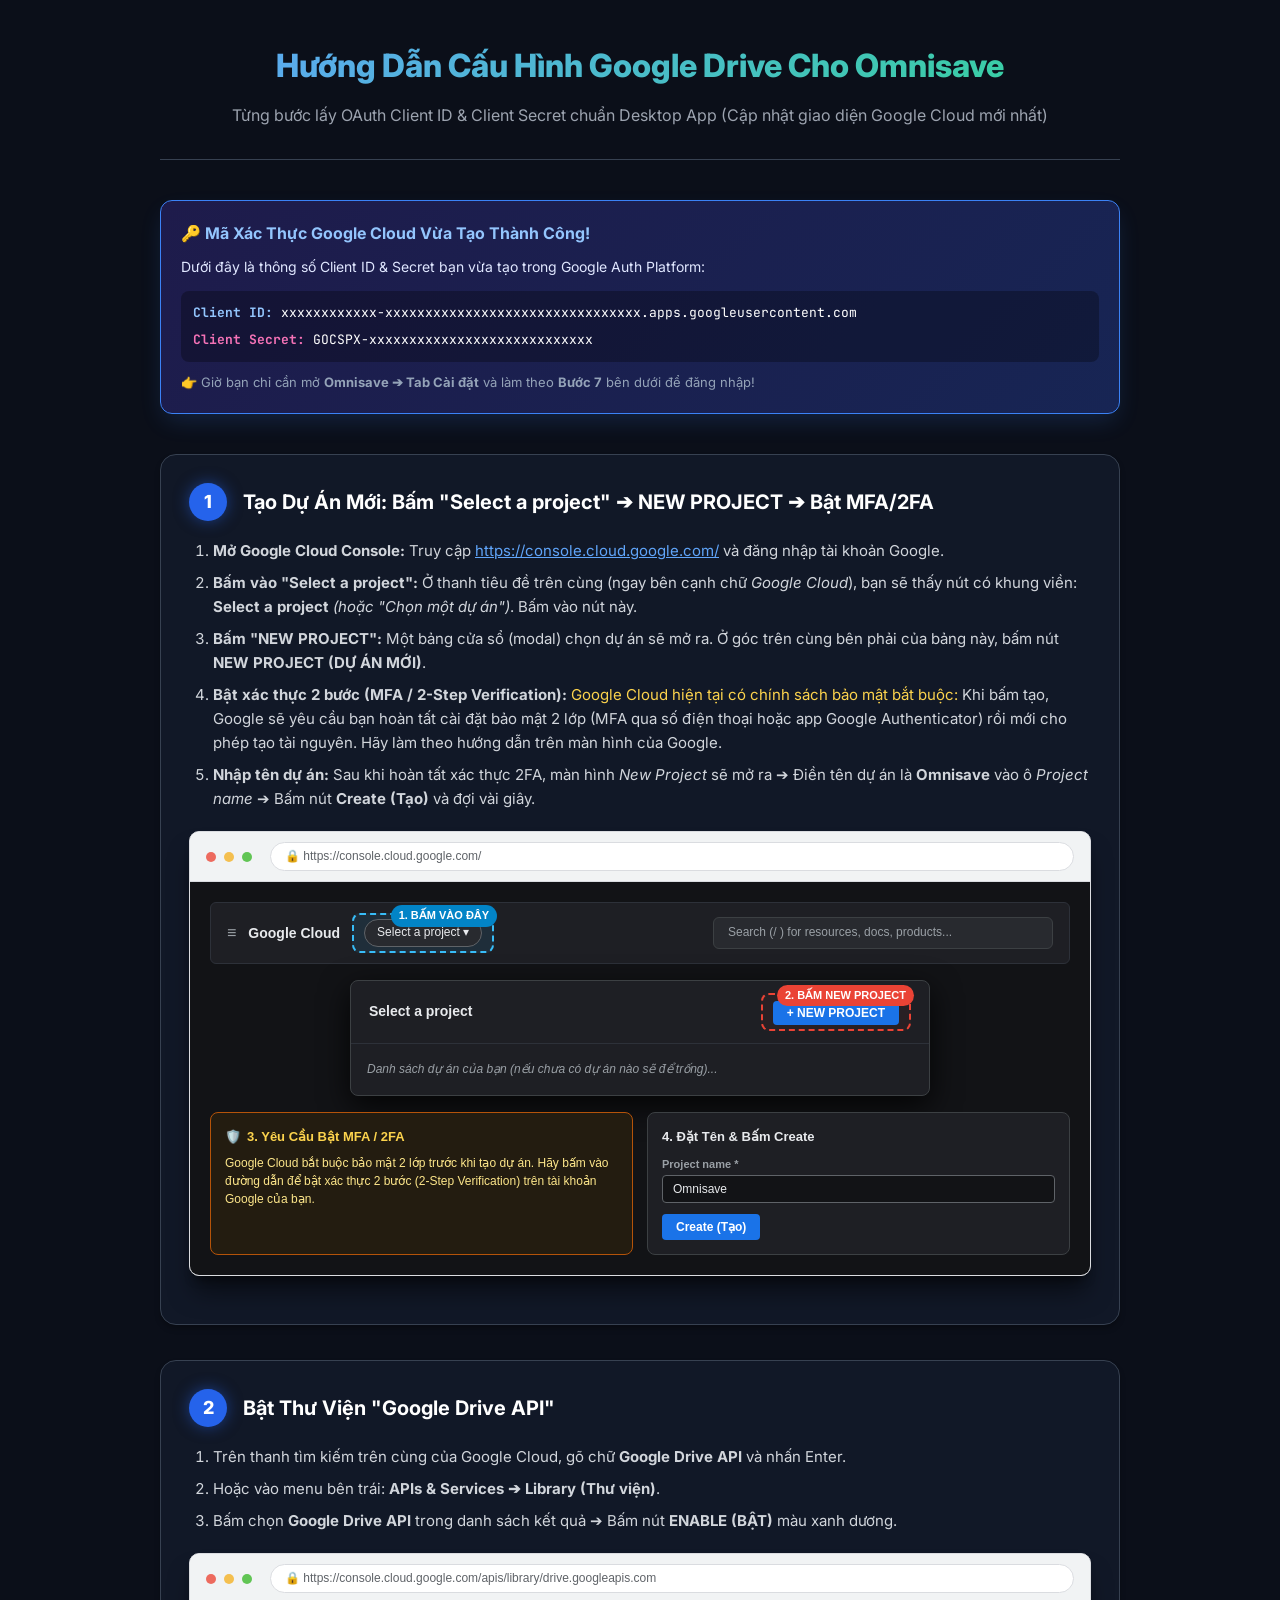
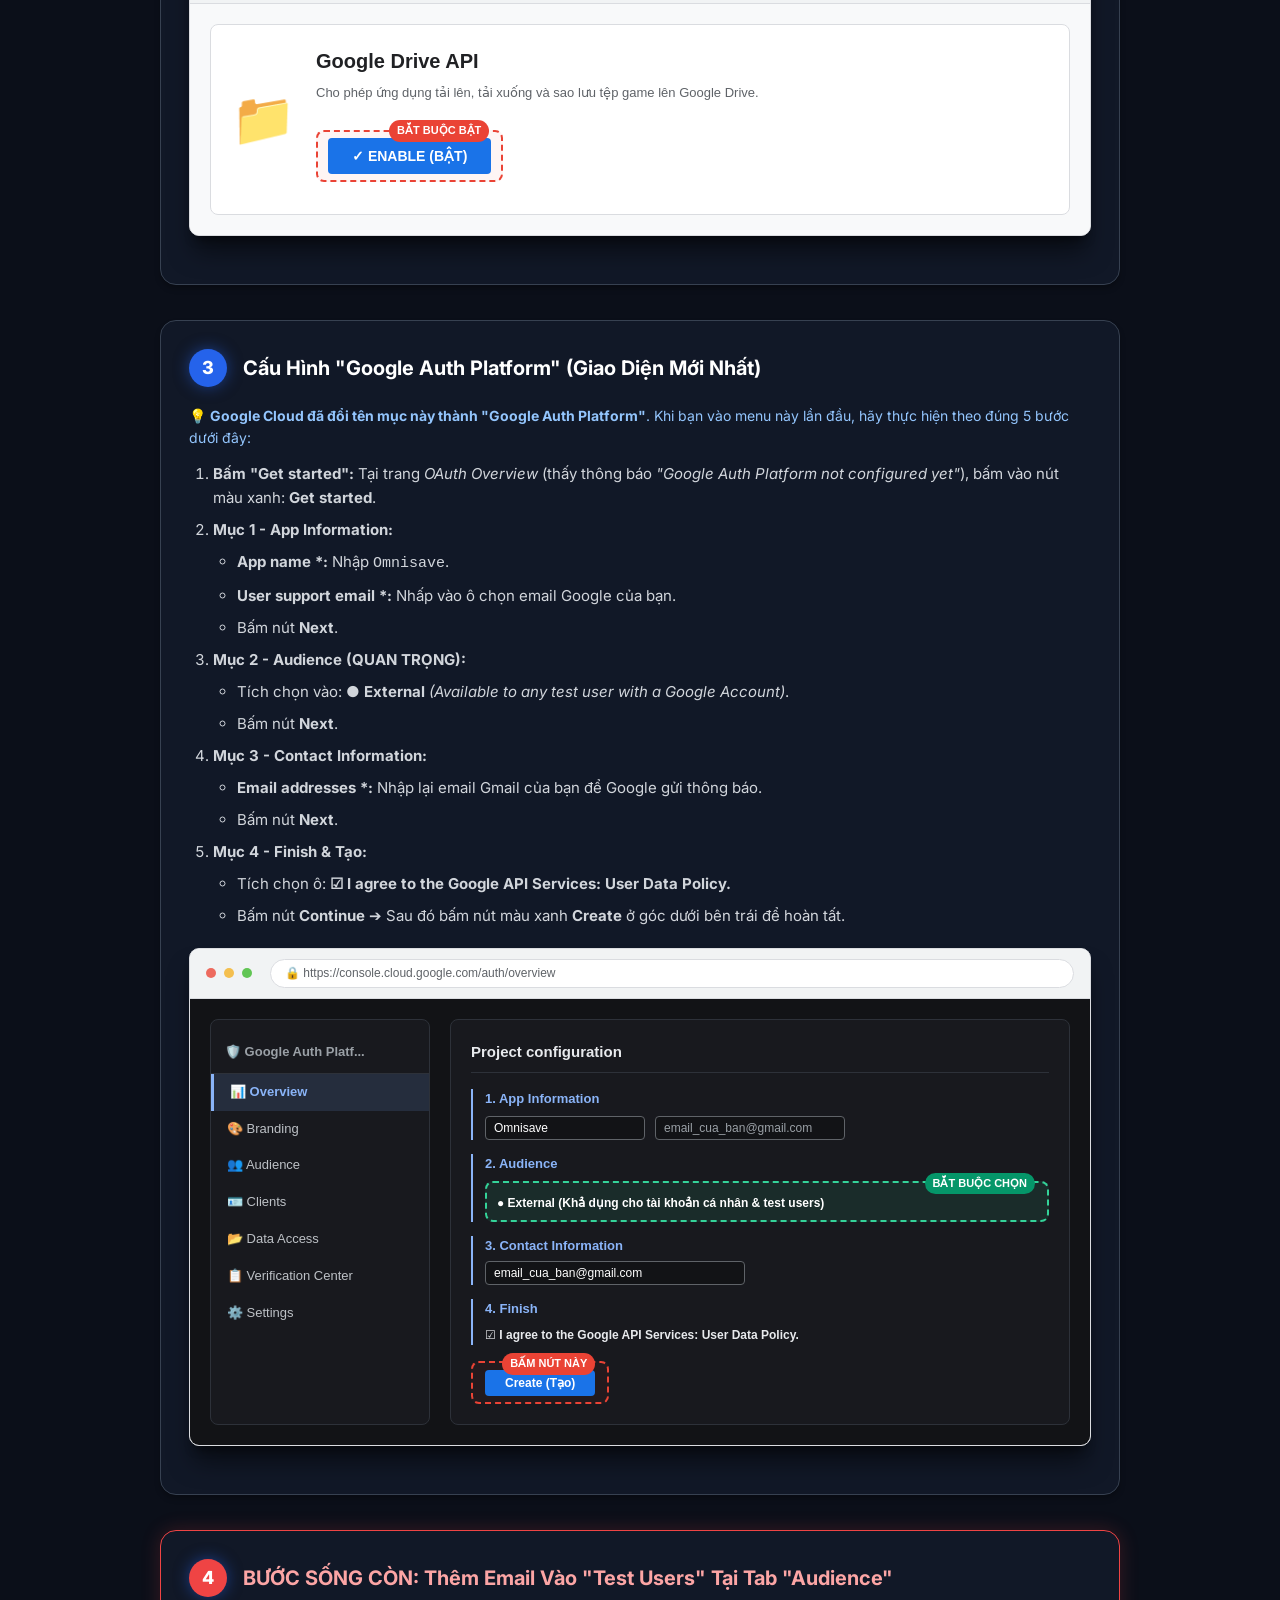
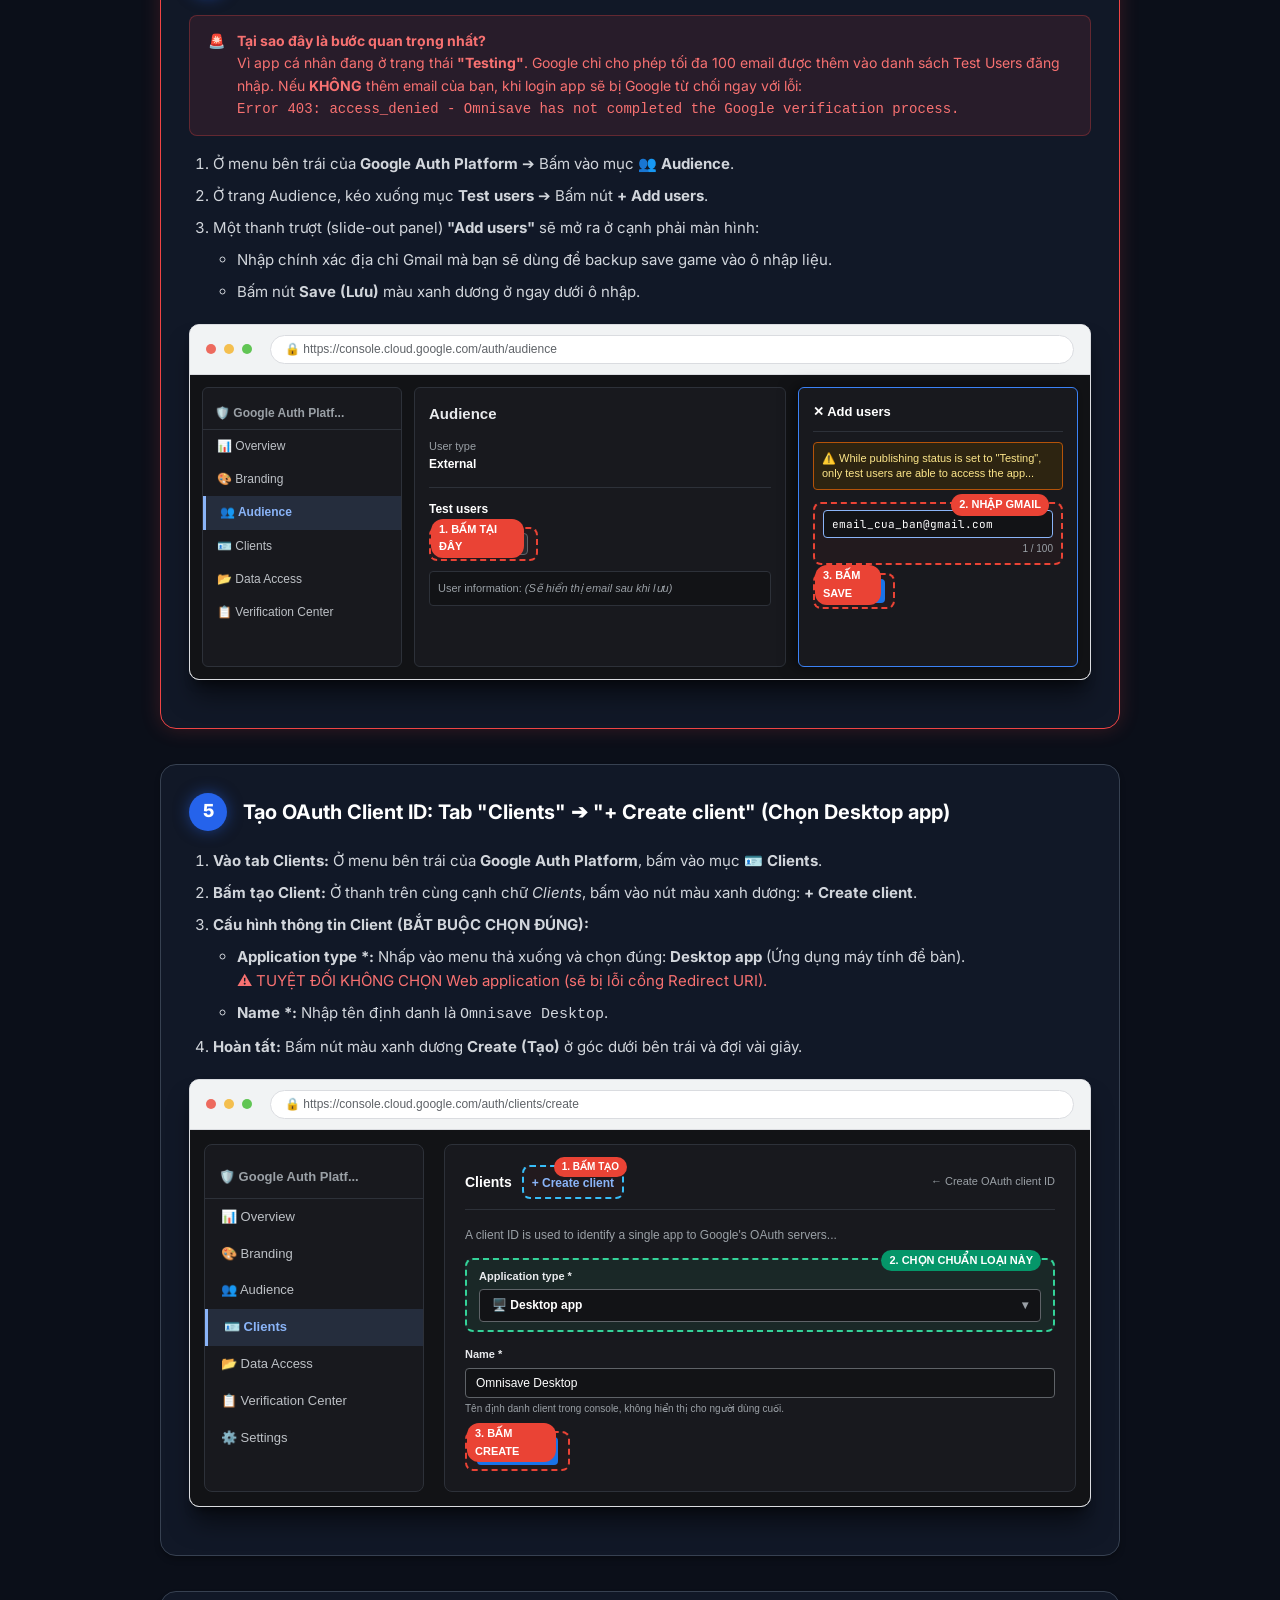
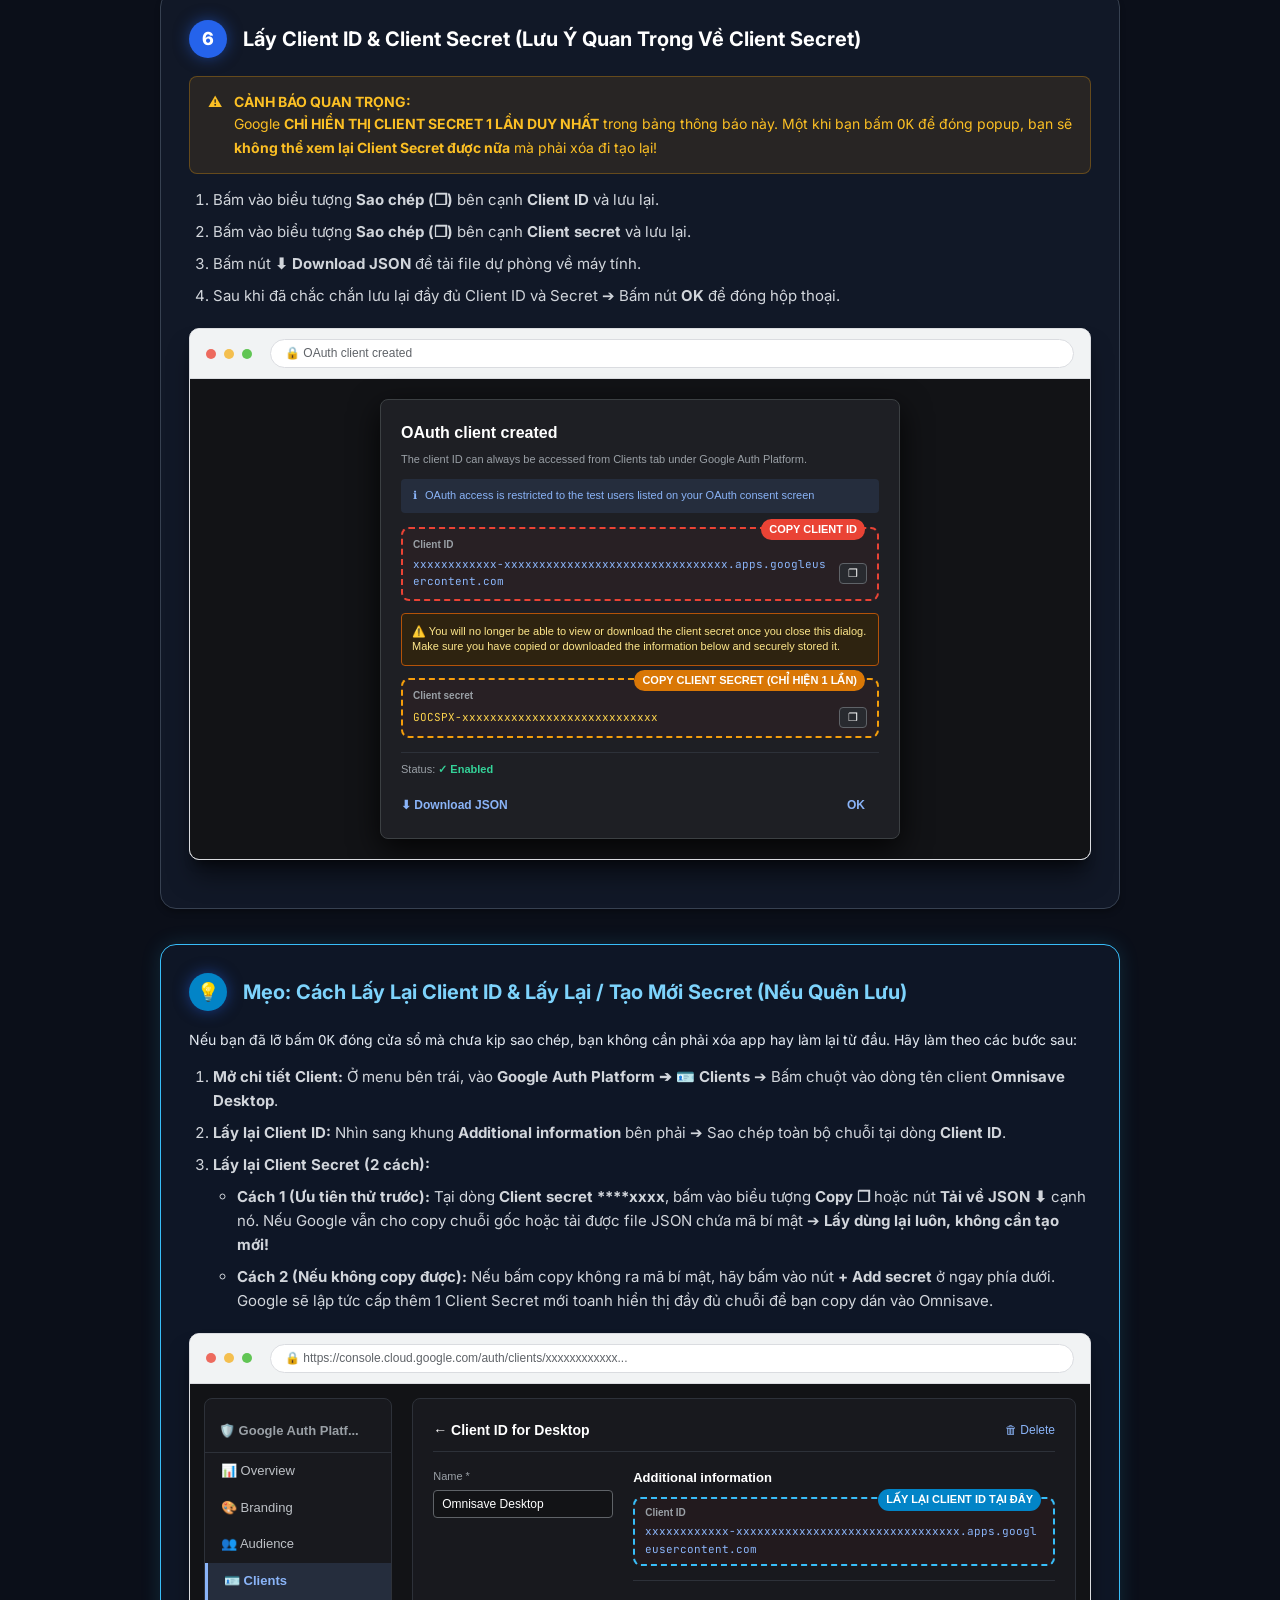
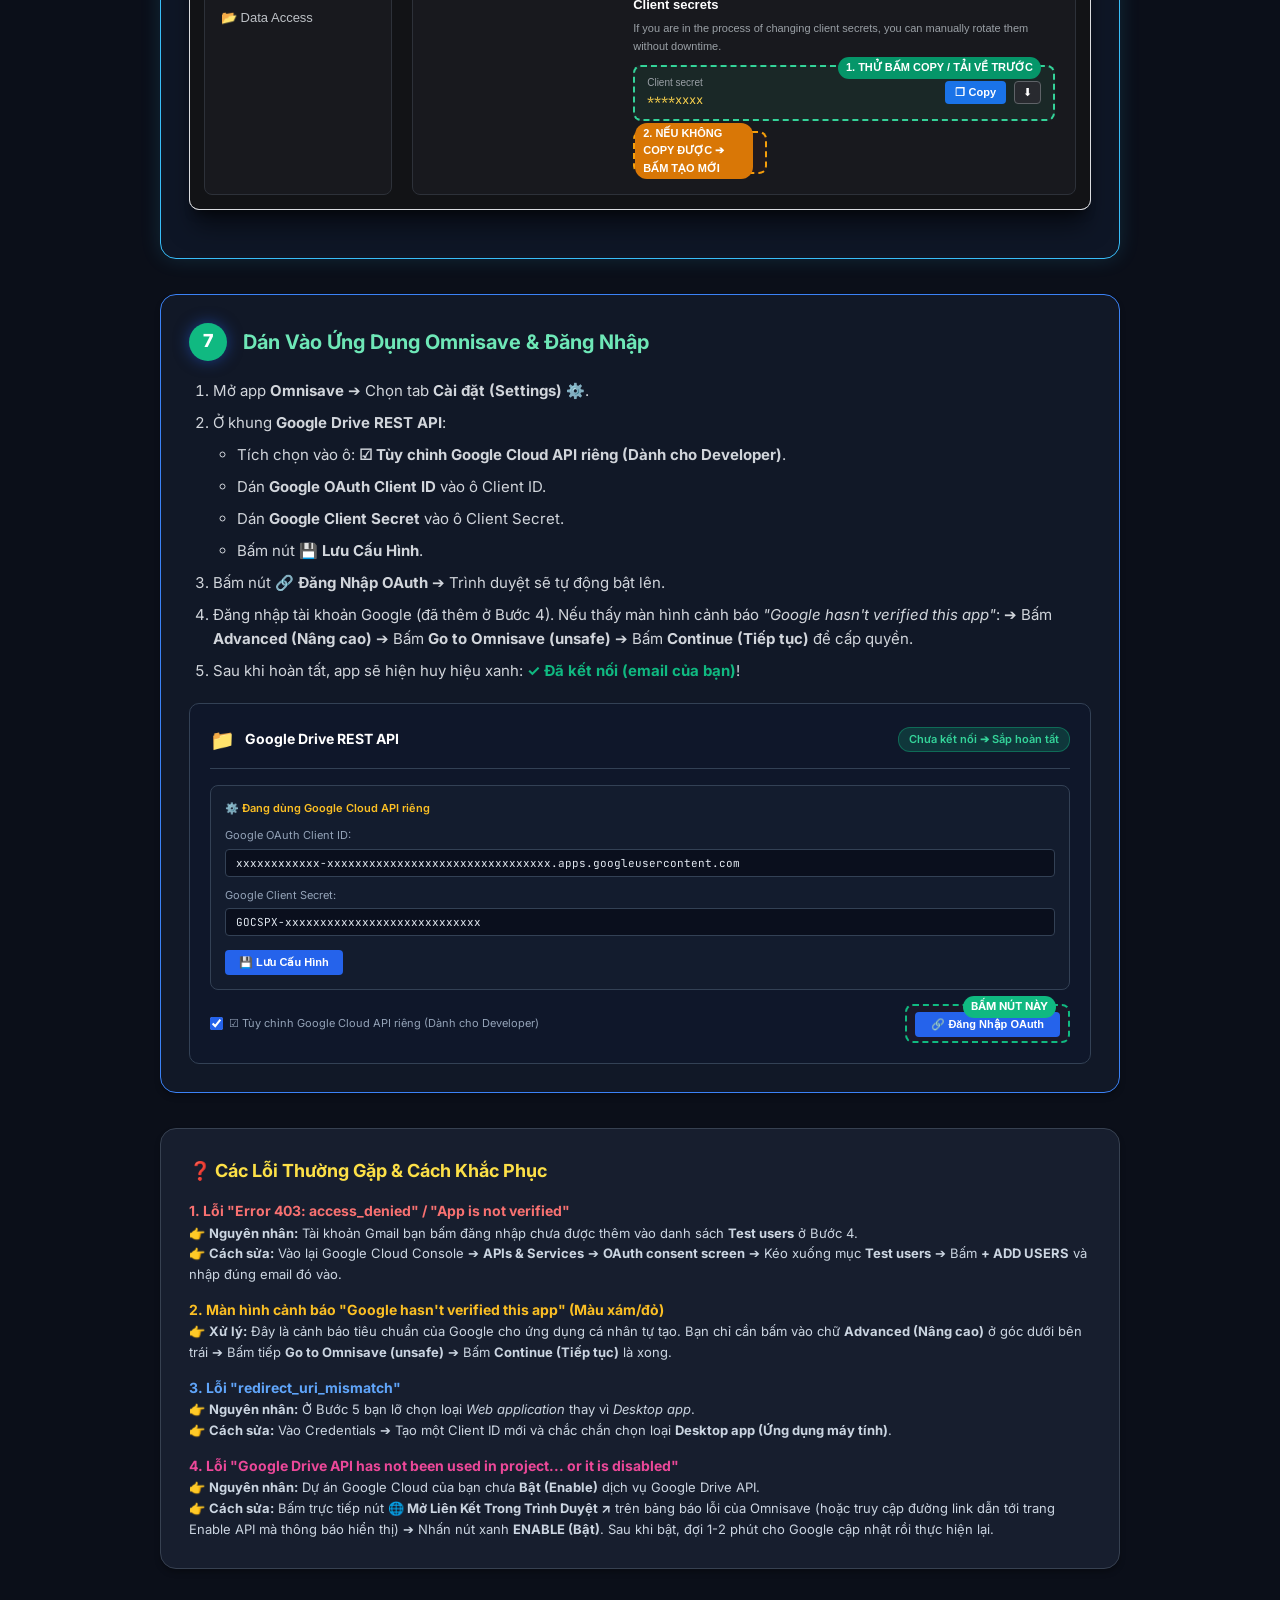
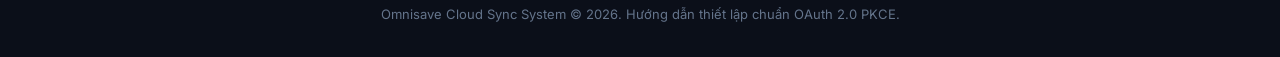
<file: GoogleDrive_Setup_Guide.html>
<!DOCTYPE html>
<html lang="vi">
<head>
    <meta charset="UTF-8">
    <meta name="viewport" content="width=device-width, initial-scale=1.0">
    <title>Hướng Dẫn Cấu Hình Google Drive Cho Omnisave (A - Z)</title>
    <link href="https://fonts.googleapis.com/css2?family=Inter:wght@400;500;600;700;800&family=JetBrains+Mono:wght@400;600&display=swap" rel="stylesheet">
    <style>
        :root {
            --bg-main: #0B0F19;
            --bg-card: #111827;
            --bg-inner: #1F2937;
            --border: #374151;
            --primary: #2563EB;
            --primary-hover: #1D4ED8;
            --accent-green: #10B981;
            --accent-amber: #F59E0B;
            --accent-red: #EF4444;
            --text-main: #F3F4F6;
            --text-muted: #9CA3AF;
            --google-blue: #1A73E8;
        }

        * { box-sizing: border-box; margin: 0; padding: 0; }
        body {
            font-family: 'Inter', sans-serif;
            background-color: var(--bg-main);
            color: var(--text-main);
            line-height: 1.6;
            padding: 40px 20px;
        }

        .container {
            max-width: 960px;
            margin: 0 auto;
        }

        .header {
            text-align: center;
            margin-bottom: 40px;
            padding-bottom: 30px;
            border-bottom: 1px solid var(--border);
        }
        .header h1 {
            font-size: 32px;
            font-weight: 800;
            background: linear-gradient(135deg, #60A5FA, #34D399);
            -webkit-background-clip: text;
            -webkit-text-fill-color: transparent;
            margin-bottom: 12px;
        }
        .header p {
            color: var(--text-muted);
            font-size: 16px;
        }

        .quick-box {
            background: linear-gradient(135deg, #1E1B4B 0%, #172554 100%);
            border: 1px solid #3B82F6;
            border-radius: 12px;
            padding: 20px;
            margin-bottom: 40px;
            box-shadow: 0 10px 25px -5px rgba(59, 130, 246, 0.2);
        }
        .quick-box h3 {
            color: #93C5FD;
            font-size: 16px;
            display: flex;
            align-items: center;
            gap: 8px;
            margin-bottom: 10px;
        }
        .quick-box code {
            font-family: 'JetBrains Mono', monospace;
            background: rgba(0,0,0,0.5);
            padding: 3px 8px;
            border-radius: 6px;
            color: #FDE047;
            font-size: 13px;
        }

        .step-card {
            background: var(--bg-card);
            border: 1px solid var(--border);
            border-radius: 16px;
            padding: 28px;
            margin-bottom: 35px;
            box-shadow: 0 4px 6px -1px rgba(0,0,0,0.3);
        }
        .step-header {
            display: flex;
            align-items: center;
            gap: 16px;
            margin-bottom: 18px;
        }
        .step-num {
            background: var(--primary);
            color: white;
            width: 38px;
            height: 38px;
            display: flex;
            align-items: center;
            justify-content: center;
            border-radius: 50%;
            font-weight: 800;
            font-size: 18px;
            flex-shrink: 0;
            box-shadow: 0 0 15px rgba(37, 99, 235, 0.5);
        }
        .step-title {
            font-size: 20px;
            font-weight: 700;
            color: #FFFFFF;
        }

        .instructions {
            color: #D1D5DB;
            font-size: 15px;
            margin-bottom: 20px;
        }
        .instructions ol, .instructions ul {
            padding-left: 24px;
            margin-top: 8px;
        }
        .instructions li {
            margin-bottom: 8px;
        }
        .kbd-badge {
            background: #374151;
            color: #F9FAFB;
            font-size: 12px;
            font-weight: 600;
            padding: 2px 7px;
            border-radius: 4px;
            border: 1px solid #4B5563;
        }

        /* UI Mockup Screenshot Frame */
        .mockup-window {
            background: #FFFFFF;
            color: #202124;
            border-radius: 10px;
            overflow: hidden;
            box-shadow: 0 20px 25px -5px rgba(0, 0, 0, 0.5), 0 8px 10px -6px rgba(0, 0, 0, 0.5);
            margin: 20px 0;
            border: 1px solid #DADCE0;
            font-family: -apple-system, BlinkMacSystemFont, "Segoe UI", Roboto, Arial, sans-serif;
        }
        .mockup-bar {
            background: #F1F3F4;
            padding: 10px 16px;
            display: flex;
            align-items: center;
            gap: 8px;
            border-bottom: 1px solid #DADCE0;
        }
        .dot { width: 10px; height: 10px; border-radius: 50%; display: inline-block; }
        .dot-red { background: #ED6A5E; }
        .dot-yellow { background: #F4BF4F; }
        .dot-green { background: #61C554; }
        .mockup-url {
            background: #FFFFFF;
            border-radius: 20px;
            padding: 4px 14px;
            font-size: 12px;
            color: #5F6368;
            flex-grow: 1;
            margin-left: 10px;
            border: 1px solid #DADCE0;
            display: flex;
            align-items: center;
            gap: 6px;
        }

        .mockup-body {
            padding: 20px;
            background: #F8F9FA;
        }

        .gconsole-header {
            background: #1A73E8;
            color: white;
            padding: 10px 16px;
            display: flex;
            align-items: center;
            justify-content: space-between;
            font-size: 14px;
            border-radius: 6px;
            margin-bottom: 16px;
        }
        .gconsole-search {
            background: rgba(255,255,255,0.2);
            border-radius: 4px;
            padding: 6px 12px;
            width: 320px;
            color: white;
            font-size: 13px;
        }

        .ui-row {
            display: flex;
            gap: 20px;
        }
        .ui-sidebar {
            width: 220px;
            background: white;
            border: 1px solid #DADCE0;
            border-radius: 8px;
            padding: 12px 0;
            font-size: 13px;
        }
        .ui-sidebar-item {
            padding: 8px 16px;
            color: #3C4043;
            display: flex;
            align-items: center;
            gap: 10px;
            font-weight: 500;
        }
        .ui-sidebar-item.active {
            background: #E8F0FE;
            color: #1A73E8;
            font-weight: 600;
            border-left: 3px solid #1A73E8;
        }

        .ui-content {
            flex-grow: 1;
            background: white;
            border: 1px solid #DADCE0;
            border-radius: 8px;
            padding: 20px;
        }

        .highlight-box {
            border: 2px dashed #EA4335;
            background: rgba(234, 67, 53, 0.05);
            padding: 12px 16px;
            border-radius: 8px;
            position: relative;
            margin: 12px 0;
        }
        .highlight-badge {
            position: absolute;
            top: -12px;
            right: 12px;
            background: #EA4335;
            color: white;
            font-size: 11px;
            font-weight: bold;
            padding: 2px 8px;
            border-radius: 12px;
            text-transform: uppercase;
        }

        .g-btn-blue {
            background: #1A73E8;
            color: white;
            border: none;
            padding: 8px 18px;
            border-radius: 4px;
            font-weight: 600;
            font-size: 13px;
            display: inline-flex;
            align-items: center;
            gap: 6px;
        }
        .g-btn-outline {
            background: white;
            color: #1A73E8;
            border: 1px solid #DADCE0;
            padding: 7px 16px;
            border-radius: 4px;
            font-weight: 600;
            font-size: 13px;
        }

        .alert-box {
            border-radius: 8px;
            padding: 14px 18px;
            margin-top: 14px;
            display: flex;
            align-items: flex-start;
            gap: 12px;
            font-size: 14px;
        }
        .alert-warning {
            background: rgba(245, 158, 11, 0.1);
            border: 1px solid rgba(245, 158, 11, 0.3);
            color: #FBBF24;
        }
        .alert-danger {
            background: rgba(239, 68, 68, 0.1);
            border: 1px solid rgba(239, 68, 68, 0.3);
            color: #F87171;
        }
        .alert-info {
            background: rgba(59, 130, 246, 0.1);
            border: 1px solid rgba(59, 130, 246, 0.3);
            color: #93C5FD;
        }

        .input-group {
            margin-bottom: 14px;
        }
        .input-group label {
            display: block;
            font-size: 13px;
            font-weight: 600;
            color: #3C4043;
            margin-bottom: 6px;
        }
        .mock-input {
            width: 100%;
            padding: 9px 12px;
            border: 1px solid #DADCE0;
            border-radius: 4px;
            font-size: 13px;
            color: #202124;
            background: #FAFAFA;
        }

        .app-mockup {
            background: #0F172A;
            border: 1px solid #334155;
            border-radius: 10px;
            padding: 20px;
            color: white;
        }
    </style>
</head>
<body>
    <div class="container">
        <!-- Header -->
        <div class="header">
            <h1>Hướng Dẫn Cấu Hình Google Drive Cho Omnisave</h1>
            <p>Từng bước lấy OAuth Client ID & Client Secret chuẩn Desktop App (Cập nhật giao diện Google Cloud mới nhất)</p>
        </div>

        <!-- Quick Info Box for Generated Credentials -->
        <div class="quick-box">
            <h3>🔑 Mã Xác Thực Google Cloud Vừa Tạo Thành Công!</h3>
            <p style="font-size: 14px; color: #E0E7FF; margin-bottom: 12px;">
                Dưới đây là thông số Client ID & Secret bạn vừa tạo trong Google Auth Platform:
            </p>
            <div style="background: rgba(0,0,0,0.3); padding: 12px; border-radius: 8px; font-size: 13px; font-family: 'JetBrains Mono', monospace;">
                <div style="color: #93C5FD; margin-bottom: 6px;"><b>Client ID:</b> <span style="color:#FFF;">xxxxxxxxxxxx-xxxxxxxxxxxxxxxxxxxxxxxxxxxxxxxx.apps.googleusercontent.com</span></div>
                <div style="color: #F472B6;"><b>Client Secret:</b> <span style="color:#FFF;">GOCSPX-xxxxxxxxxxxxxxxxxxxxxxxxxxxx</span></div>
            </div>
            <p style="font-size: 13px; color: #94A3B8; margin-top: 10px;">
                👉 Giờ bạn chỉ cần mở <b>Omnisave ➔ Tab Cài đặt</b> và làm theo <b>Bước 7</b> bên dưới để đăng nhập!
            </p>
        </div>

        <!-- BƯỚC 1 -->
        <div class="step-card">
            <div class="step-header">
                <div class="step-num">1</div>
                <div class="step-title">Tạo Dự Án Mới: Bấm "Select a project" ➔ NEW PROJECT ➔ Bật MFA/2FA</div>
            </div>
            <div class="instructions">
                <ol>
                    <li>
                        <b>Mở Google Cloud Console:</b> Truy cập <a href="https://console.cloud.google.com/" target="_blank" style="color: #60A5FA;">https://console.cloud.google.com/</a> và đăng nhập tài khoản Google.
                    </li>
                    <li>
                        <b>Bấm vào "Select a project":</b> Ở thanh tiêu đề trên cùng (ngay bên cạnh chữ <i>Google Cloud</i>), bạn sẽ thấy nút có khung viền: <b>Select a project</b> <i>(hoặc "Chọn một dự án")</i>. Bấm vào nút này.
                    </li>
                    <li>
                        <b>Bấm "NEW PROJECT":</b> Một bảng cửa sổ (modal) chọn dự án sẽ mở ra. Ở góc trên cùng bên phải của bảng này, bấm nút <b>NEW PROJECT (DỰ ÁN MỚI)</b>.
                    </li>
                    <li>
                        <b>Bật xác thực 2 bước (MFA / 2-Step Verification):</b> 
                        <span style="color: #FCD34D;">Google Cloud hiện tại có chính sách bảo mật bắt buộc:</span> Khi bấm tạo, Google sẽ yêu cầu bạn hoàn tất cài đặt bảo mật 2 lớp (MFA qua số điện thoại hoặc app Google Authenticator) rồi mới cho phép tạo tài nguyên. Hãy làm theo hướng dẫn trên màn hình của Google.
                    </li>
                    <li>
                        <b>Nhập tên dự án:</b> Sau khi hoàn tất xác thực 2FA, màn hình <i>New Project</i> sẽ mở ra ➔ Điền tên dự án là <b>Omnisave</b> vào ô <i>Project name</i> ➔ Bấm nút <b>Create (Tạo)</b> và đợi vài giây.
                    </li>
                </ol>
            </div>

            <!-- Screenshot Frame: Google Cloud Console Header with Select a project -->
            <div class="mockup-window">
                <div class="mockup-bar">
                    <span class="dot dot-red"></span><span class="dot dot-yellow"></span><span class="dot dot-green"></span>
                    <div class="mockup-url">🔒 https://console.cloud.google.com/</div>
                </div>
                <div class="mockup-body" style="background: #121316; color: white;">
                    <!-- Dark Header exactly like user screenshot -->
                    <div style="background: #1E1F24; padding: 10px 16px; display: flex; align-items: center; justify-content: space-between; border-radius: 6px; border: 1px solid #2D3139; margin-bottom: 16px;">
                        <div style="display: flex; align-items: center; gap: 12px;">
                            <span style="font-size: 16px; color: #9AA0A6;">≡</span>
                            <span style="font-weight: 700; font-size: 14px; color: #E8EAED;">Google Cloud</span>
                            <!-- Highlighted Select a project button -->
                            <div class="highlight-box" style="margin: 0; padding: 4px 10px; border-color: #38BDF8; background: rgba(56, 189, 248, 0.1);">
                                <span class="highlight-badge" style="background: #0284C7; top: -10px; right: -5px;">1. BẤM VÀO ĐÂY</span>
                                <div style="border: 1px solid #5F6368; border-radius: 20px; padding: 3px 12px; font-size: 12px; color: #E8EAED; background: #282A2F; cursor: pointer;">
                                    Select a project ▾
                                </div>
                            </div>
                        </div>
                        <div style="background: #282A2F; border: 1px solid #3C4043; border-radius: 6px; padding: 5px 14px; width: 340px; font-size: 12px; color: #9AA0A6;">
                            Search (/ ) for resources, docs, products...
                        </div>
                    </div>

                    <!-- Modal Popup: Select a project with NEW PROJECT button -->
                    <div style="background: #1E1F24; border: 1px solid #3C4043; border-radius: 8px; max-width: 580px; margin: 0 auto; box-shadow: 0 10px 30px rgba(0,0,0,0.8); overflow: hidden;">
                        <div style="padding: 12px 18px; border-bottom: 1px solid #2D3139; display: flex; justify-content: space-between; align-items: center;">
                            <span style="font-weight: 600; font-size: 14px; color: #E8EAED;">Select a project</span>
                            <!-- Highlighted NEW PROJECT Button -->
                            <div class="highlight-box" style="margin: 0; padding: 4px 10px; border-color: #EA4335;">
                                <span class="highlight-badge" style="top: -10px; right: -5px;">2. BẤM NEW PROJECT</span>
                                <button style="background: #1A73E8; color: white; border: none; border-radius: 4px; padding: 5px 14px; font-size: 12px; font-weight: 700; cursor: pointer;">
                                    + NEW PROJECT
                                </button>
                            </div>
                        </div>
                        <div style="padding: 16px; font-size: 12px; color: #9AA0A6;">
                            <i>Danh sách dự án của bạn (nếu chưa có dự án nào sẽ để trống)...</i>
                        </div>
                    </div>

                    <!-- MFA & New Project Form -->
                    <div style="display: grid; grid-template-columns: 1fr 1fr; gap: 14px; margin-top: 16px;">
                        <!-- MFA Notice box -->
                        <div style="background: #231C10; border: 1px solid #B45309; border-radius: 8px; padding: 14px;">
                            <div style="display: flex; align-items: center; gap: 6px; color: #FCD34D; font-weight: 700; font-size: 13px; margin-bottom: 6px;">
                                <span>🛡️</span>
                                <span>3. Yêu Cầu Bật MFA / 2FA</span>
                            </div>
                            <p style="font-size: 12px; color: #FDE68A; line-height: 1.5;">
                                Google Cloud bắt buộc bảo mật 2 lớp trước khi tạo dự án. Hãy bấm vào đường dẫn để bật xác thực 2 bước (2-Step Verification) trên tài khoản Google của bạn.
                            </p>
                        </div>

                        <!-- Project Name Form -->
                        <div style="background: #1E1F24; border: 1px solid #3C4043; border-radius: 8px; padding: 14px;">
                            <div style="color: #E8EAED; font-weight: 700; font-size: 13px; margin-bottom: 8px;">
                                4. Đặt Tên & Bấm Create
                            </div>
                            <div class="input-group" style="margin-bottom: 10px;">
                                <label style="font-size: 11px; color: #9AA0A6; margin-bottom: 2px;">Project name *</label>
                                <input style="width: 100%; background: #121316; border: 1px solid #5F6368; color: #E8EAED; padding: 6px 10px; border-radius: 4px; font-size: 12px;" value="Omnisave" readonly>
                            </div>
                            <button style="background: #1A73E8; color: white; border: none; border-radius: 4px; padding: 6px 14px; font-size: 12px; font-weight: 600;">
                                Create (Tạo)
                            </button>
                        </div>
                    </div>
                </div>
            </div>
        </div>

        <!-- BƯỚC 2 -->
        <div class="step-card">
            <div class="step-header">
                <div class="step-num">2</div>
                <div class="step-title">Bật Thư Viện "Google Drive API"</div>
            </div>
            <div class="instructions">
                <ol>
                    <li>Trên thanh tìm kiếm trên cùng của Google Cloud, gõ chữ <b>Google Drive API</b> và nhấn Enter.</li>
                    <li>Hoặc vào menu bên trái: <b>APIs & Services ➔ Library (Thư viện)</b>.</li>
                    <li>Bấm chọn <b>Google Drive API</b> trong danh sách kết quả ➔ Bấm nút <b>ENABLE (BẬT)</b> màu xanh dương.</li>
                </ol>
            </div>

            <div class="mockup-window">
                <div class="mockup-bar">
                    <span class="dot dot-red"></span><span class="dot dot-yellow"></span><span class="dot dot-green"></span>
                    <div class="mockup-url">🔒 https://console.cloud.google.com/apis/library/drive.googleapis.com</div>
                </div>
                <div class="mockup-body">
                    <div class="ui-content" style="display: flex; gap: 20px; align-items: center;">
                        <div style="font-size: 52px;">📁</div>
                        <div>
                            <h2 style="font-size: 20px; color: #202124; margin-bottom: 6px;">Google Drive API</h2>
                            <p style="color: #5F6368; font-size: 13px; margin-bottom: 14px;">Cho phép ứng dụng tải lên, tải xuống và sao lưu tệp game lên Google Drive.</p>
                            <div class="highlight-box" style="display: inline-block; padding: 6px 10px;">
                                <span class="highlight-badge">BẮT BUỘC BẬT</span>
                                <button class="g-btn-blue" style="font-size: 14px; padding: 10px 24px;">✓ ENABLE (BẬT)</button>
                            </div>
                        </div>
                    </div>
                </div>
            </div>
        </div>

        <!-- BƯỚC 3 -->
        <div class="step-card">
            <div class="step-header">
                <div class="step-num">3</div>
                <div class="step-title">Cấu Hình "Google Auth Platform" (Giao Diện Mới Nhất)</div>
            </div>
            <div class="instructions">
                <p style="margin-bottom: 12px; color: #93C5FD; font-size: 14px;">
                    💡 <b>Google Cloud đã đổi tên mục này thành "Google Auth Platform"</b>. Khi bạn vào menu này lần đầu, hãy thực hiện theo đúng 5 bước dưới đây:
                </p>
                <ol>
                    <li>
                        <b>Bấm "Get started":</b> Tại trang <i>OAuth Overview</i> (thấy thông báo <i>"Google Auth Platform not configured yet"</i>), bấm vào nút màu xanh: <b>Get started</b>.
                    </li>
                    <li>
                        <b>Mục 1 - App Information:</b>
                        <ul>
                            <li><b>App name *:</b> Nhập <code>Omnisave</code>.</li>
                            <li><b>User support email *:</b> Nhấp vào ô chọn email Google của bạn.</li>
                            <li>Bấm nút <b>Next</b>.</li>
                        </ul>
                    </li>
                    <li>
                        <b>Mục 2 - Audience (QUAN TRỌNG):</b>
                        <ul>
                            <li>Tích chọn vào: <b>● External</b> <i>(Available to any test user with a Google Account)</i>.</li>
                            <li>Bấm nút <b>Next</b>.</li>
                        </ul>
                    </li>
                    <li>
                        <b>Mục 3 - Contact Information:</b>
                        <ul>
                            <li><b>Email addresses *:</b> Nhập lại email Gmail của bạn để Google gửi thông báo.</li>
                            <li>Bấm nút <b>Next</b>.</li>
                        </ul>
                    </li>
                    <li>
                        <b>Mục 4 - Finish & Tạo:</b>
                        <ul>
                            <li>Tích chọn ô: <b>☑ I agree to the Google API Services: User Data Policy.</b></li>
                            <li>Bấm nút <b>Continue</b> ➔ Sau đó bấm nút màu xanh <b>Create</b> ở góc dưới bên trái để hoàn tất.</li>
                        </ul>
                    </li>
                </ol>
            </div>

            <!-- UI Mockup: Google Auth Platform Wizard -->
            <div class="mockup-window">
                <div class="mockup-bar">
                    <span class="dot dot-red"></span><span class="dot dot-yellow"></span><span class="dot dot-green"></span>
                    <div class="mockup-url">🔒 https://console.cloud.google.com/auth/overview</div>
                </div>
                <div class="mockup-body" style="background: #121316; color: white;">
                    <div class="ui-row">
                        <!-- Sidebar Google Auth Platform -->
                        <div class="ui-sidebar" style="background: #18191E; border-color: #2D3139; color: #E8EAED;">
                            <div style="padding: 10px 14px; font-weight: 700; font-size: 13px; border-bottom: 1px solid #2D3139; color: #9AA0A6;">
                                🛡️ Google Auth Platf...
                            </div>
                            <div class="ui-sidebar-item active" style="background: #252D3D; color: #8AB4F8; border-left: 3px solid #8AB4F8;">📊 Overview</div>
                            <div class="ui-sidebar-item" style="color: #BDC1C6;">🎨 Branding</div>
                            <div class="ui-sidebar-item" style="color: #BDC1C6;">👥 Audience</div>
                            <div class="ui-sidebar-item" style="color: #BDC1C6;">🪪 Clients</div>
                            <div class="ui-sidebar-item" style="color: #BDC1C6;">📂 Data Access</div>
                            <div class="ui-sidebar-item" style="color: #BDC1C6;">📋 Verification Center</div>
                            <div class="ui-sidebar-item" style="color: #BDC1C6;">⚙️ Settings</div>
                        </div>

                        <!-- Main content: 5-step wizard visualization -->
                        <div class="ui-content" style="background: #18191E; border-color: #2D3139; color: #E8EAED;">
                            <div style="font-size: 15px; font-weight: 700; margin-bottom: 16px; border-bottom: 1px solid #2D3139; padding-bottom: 8px;">
                                Project configuration
                            </div>

                            <!-- 1. App Info -->
                            <div style="margin-bottom: 14px; border-left: 2px solid #8AB4F8; padding-left: 12px;">
                                <div style="font-weight: 600; font-size: 13px; color: #8AB4F8;">1. App Information</div>
                                <div style="display: flex; gap: 10px; margin-top: 6px;">
                                    <input style="background: #121316; border: 1px solid #5F6368; color: #FFF; padding: 4px 8px; border-radius: 4px; font-size: 12px; width: 160px;" value="Omnisave" readonly>
                                    <input style="background: #121316; border: 1px solid #5F6368; color: #9AA0A6; padding: 4px 8px; border-radius: 4px; font-size: 12px; width: 190px;" value="email_cua_ban@gmail.com" readonly>
                                </div>
                            </div>

                            <!-- 2. Audience -->
                            <div style="margin-bottom: 14px; border-left: 2px solid #8AB4F8; padding-left: 12px;">
                                <div style="font-weight: 600; font-size: 13px; color: #8AB4F8;">2. Audience</div>
                                <div class="highlight-box" style="margin: 6px 0; padding: 6px 10px; border-color: #34D399; background: rgba(52, 211, 153, 0.1);">
                                    <span class="highlight-badge" style="background: #059669; top: -10px;">BẮT BUỘC CHỌN</span>
                                    <label style="font-size: 12px; color: #FFF; font-weight: 600; cursor: pointer;">
                                        ● <b>External</b> (Khả dụng cho tài khoản cá nhân & test users)
                                    </label>
                                </div>
                            </div>

                            <!-- 3. Contact Info -->
                            <div style="margin-bottom: 14px; border-left: 2px solid #8AB4F8; padding-left: 12px;">
                                <div style="font-weight: 600; font-size: 13px; color: #8AB4F8;">3. Contact Information</div>
                                <input style="background: #121316; border: 1px solid #5F6368; color: #FFF; padding: 4px 8px; border-radius: 4px; font-size: 12px; width: 260px; margin-top: 4px;" value="email_cua_ban@gmail.com" readonly>
                            </div>

                            <!-- 4. Finish -->
                            <div style="border-left: 2px solid #8AB4F8; padding-left: 12px; margin-bottom: 16px;">
                                <div style="font-weight: 600; font-size: 13px; color: #8AB4F8;">4. Finish</div>
                                <div style="margin-top: 6px; font-size: 12px; color: #E8EAED;">
                                    ☑ <b>I agree to the Google API Services: User Data Policy.</b>
                                </div>
                            </div>

                            <!-- Action button -->
                            <div class="highlight-box" style="margin: 0; padding: 6px 12px; display: inline-block;">
                                <span class="highlight-badge" style="top: -10px;">BẤM NÚT NÀY</span>
                                <button style="background: #1A73E8; color: white; border: none; padding: 6px 20px; border-radius: 4px; font-weight: 700; font-size: 12px; cursor: pointer;">
                                    Create (Tạo)
                                </button>
                            </div>
                        </div>
                    </div>
                </div>
            </div>
        </div>

        <!-- BƯỚC 4 - BƯỚC SỐNG CÒN -->
        <div class="step-card" style="border-color: #EF4444; box-shadow: 0 0 20px rgba(239, 68, 68, 0.2);">
            <div class="step-header">
                <div class="step-num" style="background: #EF4444;">4</div>
                <div class="step-title" style="color: #FCA5A5;">BƯỚC SỐNG CÒN: Thêm Email Vào "Test Users" Tại Tab "Audience"</div>
            </div>
            <div class="instructions">
                <div class="alert-box alert-danger">
                    <span>🚨</span>
                    <div>
                        <b>Tại sao đây là bước quan trọng nhất?</b><br>
                        Vì app cá nhân đang ở trạng thái <b>"Testing"</b>. Google chỉ cho phép tối đa 100 email được thêm vào danh sách Test Users đăng nhập. Nếu <b>KHÔNG</b> thêm email của bạn, khi login app sẽ bị Google từ chối ngay với lỗi: <br>
                        <code>Error 403: access_denied - Omnisave has not completed the Google verification process.</code>
                    </div>
                </div>
                <ol style="margin-top: 16px;">
                    <li>Ở menu bên trái của <b>Google Auth Platform</b> ➔ Bấm vào mục <b>👥 Audience</b>.</li>
                    <li>Ở trang Audience, kéo xuống mục <b>Test users</b> ➔ Bấm nút <b>+ Add users</b>.</li>
                    <li>Một thanh trượt (slide-out panel) <b>"Add users"</b> sẽ mở ra ở cạnh phải màn hình:
                        <ul>
                            <li>Nhập chính xác địa chỉ Gmail mà bạn sẽ dùng để backup save game vào ô nhập liệu.</li>
                            <li>Bấm nút <b>Save (Lưu)</b> màu xanh dương ở ngay dưới ô nhập.</li>
                        </ul>
                    </li>
                </ol>
            </div>

            <!-- UI Mockup: Audience Page & Add Users Slide-out Panel -->
            <div class="mockup-window">
                <div class="mockup-bar">
                    <span class="dot dot-red"></span><span class="dot dot-yellow"></span><span class="dot dot-green"></span>
                    <div class="mockup-url">🔒 https://console.cloud.google.com/auth/audience</div>
                </div>
                <div class="mockup-body" style="background: #121316; color: white; padding: 12px;">
                    <div style="display: grid; grid-template-columns: 200px 1fr 280px; gap: 12px; min-height: 280px;">
                        <!-- Col 1: Sidebar -->
                        <div style="background: #18191E; border: 1px solid #2D3139; border-radius: 6px; padding: 10px 0; font-size: 12px;">
                            <div style="padding: 6px 12px; font-weight: 700; color: #9AA0A6; border-bottom: 1px solid #2D3139;">
                                🛡️ Google Auth Platf...
                            </div>
                            <div style="padding: 7px 14px; color: #BDC1C6;">📊 Overview</div>
                            <div style="padding: 7px 14px; color: #BDC1C6;">🎨 Branding</div>
                            <div style="padding: 7px 14px; background: #252D3D; color: #8AB4F8; font-weight: 600; border-left: 3px solid #8AB4F8;">
                                👥 Audience
                            </div>
                            <div style="padding: 7px 14px; color: #BDC1C6;">🪪 Clients</div>
                            <div style="padding: 7px 14px; color: #BDC1C6;">📂 Data Access</div>
                            <div style="padding: 7px 14px; color: #BDC1C6;">📋 Verification Center</div>
                        </div>

                        <!-- Col 2: Audience Main Page -->
                        <div style="background: #18191E; border: 1px solid #2D3139; border-radius: 6px; padding: 14px; font-size: 12px;">
                            <div style="font-size: 15px; font-weight: 700; color: #E8EAED; margin-bottom: 12px;">Audience</div>
                            
                            <div style="margin-bottom: 10px;">
                                <span style="color: #9AA0A6; font-size: 11px; display: block;">User type</span>
                                <span style="color: #FFF; font-weight: 600;">External</span>
                            </div>

                            <div style="border-top: 1px solid #2D3139; padding-top: 12px; margin-top: 12px;">
                                <div style="color: #FFF; font-weight: 600; margin-bottom: 8px;">Test users</div>
                                
                                <div class="highlight-box" style="margin: 0 0 10px 0; padding: 4px 8px; display: inline-block;">
                                    <span class="highlight-badge" style="top: -10px;">1. BẤM TẠI ĐÂY</span>
                                    <button style="background: #282A2F; border: 1px solid #5F6368; color: #8AB4F8; padding: 4px 12px; border-radius: 4px; font-size: 11px; font-weight: 600; cursor: pointer;">
                                        + Add users
                                    </button>
                                </div>

                                <div style="background: #121316; border: 1px solid #2D3139; border-radius: 4px; padding: 8px; color: #9AA0A6; font-size: 11px;">
                                    User information: <i>(Sẽ hiển thị email sau khi lưu)</i>
                                </div>
                            </div>
                        </div>

                        <!-- Col 3: Slide-out Panel "Add users" -->
                        <div style="background: #18191E; border: 1px solid #3B82F6; border-radius: 6px; padding: 14px; font-size: 12px; box-shadow: -4px 0 15px rgba(0,0,0,0.5);">
                            <div style="display: flex; justify-content: space-between; align-items: center; border-bottom: 1px solid #2D3139; padding-bottom: 8px; margin-bottom: 10px;">
                                <span style="font-weight: 700; color: #FFF; font-size: 13px;">✕ Add users</span>
                            </div>

                            <div style="background: #2D2411; border: 1px solid #B45309; border-radius: 4px; padding: 8px; font-size: 11px; color: #FDE68A; margin-bottom: 12px; line-height: 1.4;">
                                ⚠️ While publishing status is set to "Testing", only test users are able to access the app...
                            </div>

                            <div class="highlight-box" style="margin: 0 0 8px 0; padding: 6px 8px;">
                                <span class="highlight-badge" style="top: -10px;">2. NHẬP GMAIL</span>
                                <input style="width: 100%; background: #121316; border: 1px solid #8AB4F8; color: #FFF; padding: 6px 8px; border-radius: 4px; font-size: 11px; font-family: 'JetBrains Mono', monospace;" 
                                       value="email_cua_ban@gmail.com" readonly>
                                <div style="text-align: right; color: #9AA0A6; font-size: 10px; margin-top: 3px;">1 / 100</div>
                            </div>

                            <div class="highlight-box" style="margin: 0; padding: 4px 8px; display: inline-block;">
                                <span class="highlight-badge" style="top: -10px;">3. BẤM SAVE</span>
                                <button style="background: #1A73E8; color: white; border: none; padding: 6px 18px; border-radius: 4px; font-size: 11px; font-weight: 700; cursor: pointer;">
                                    Save
                                </button>
                            </div>
                        </div>
                    </div>
                </div>
            </div>
        </div>

        <!-- BƯỚC 5 -->
        <div class="step-card">
            <div class="step-header">
                <div class="step-num">5</div>
                <div class="step-title">Tạo OAuth Client ID: Tab "Clients" ➔ "+ Create client" (Chọn Desktop app)</div>
            </div>
            <div class="instructions">
                <ol>
                    <li>
                        <b>Vào tab Clients:</b> Ở menu bên trái của <b>Google Auth Platform</b>, bấm vào mục <b>🪪 Clients</b>.
                    </li>
                    <li>
                        <b>Bấm tạo Client:</b> Ở thanh trên cùng cạnh chữ <i>Clients</i>, bấm vào nút màu xanh dương: <b>+ Create client</b>.
                    </li>
                    <li>
                        <b>Cấu hình thông tin Client (BẮT BUỘC CHỌN ĐÚNG):</b>
                        <ul>
                            <li>
                                <b>Application type *:</b> Nhấp vào menu thả xuống và chọn đúng: <b>Desktop app</b> (Ứng dụng máy tính để bàn).<br>
                                <span style="color: #F87171;">⚠️ TUYỆT ĐỐI KHÔNG CHỌN Web application (sẽ bị lỗi cổng Redirect URI).</span>
                            </li>
                            <li>
                                <b>Name *:</b> Nhập tên định danh là <code>Omnisave Desktop</code>.
                            </li>
                        </ul>
                    </li>
                    <li>
                        <b>Hoàn tất:</b> Bấm nút màu xanh dương <b>Create (Tạo)</b> ở góc dưới bên trái và đợi vài giây.
                    </li>
                </ol>
            </div>

            <!-- UI Mockup: Google Auth Platform Clients & Create OAuth Client ID -->
            <div class="mockup-window">
                <div class="mockup-bar">
                    <span class="dot dot-red"></span><span class="dot dot-yellow"></span><span class="dot dot-green"></span>
                    <div class="mockup-url">🔒 https://console.cloud.google.com/auth/clients/create</div>
                </div>
                <div class="mockup-body" style="background: #121316; color: white; padding: 14px;">
                    <div class="ui-row">
                        <!-- Sidebar -->
                        <div class="ui-sidebar" style="background: #18191E; border-color: #2D3139; color: #E8EAED;">
                            <div style="padding: 10px 14px; font-weight: 700; font-size: 13px; border-bottom: 1px solid #2D3139; color: #9AA0A6;">
                                🛡️ Google Auth Platf...
                            </div>
                            <div class="ui-sidebar-item" style="color: #BDC1C6;">📊 Overview</div>
                            <div class="ui-sidebar-item" style="color: #BDC1C6;">🎨 Branding</div>
                            <div class="ui-sidebar-item" style="color: #BDC1C6;">👥 Audience</div>
                            <div class="ui-sidebar-item active" style="background: #252D3D; color: #8AB4F8; border-left: 3px solid #8AB4F8;">🪪 Clients</div>
                            <div class="ui-sidebar-item" style="color: #BDC1C6;">📂 Data Access</div>
                            <div class="ui-sidebar-item" style="color: #BDC1C6;">📋 Verification Center</div>
                            <div class="ui-sidebar-item" style="color: #BDC1C6;">⚙️ Settings</div>
                        </div>

                        <!-- Main Form -->
                        <div class="ui-content" style="background: #18191E; border-color: #2D3139; color: #E8EAED;">
                            <!-- Top bar in Clients tab -->
                            <div style="display: flex; align-items: center; justify-content: space-between; border-bottom: 1px solid #2D3139; padding-bottom: 10px; margin-bottom: 16px;">
                                <div style="display: flex; align-items: center; gap: 10px;">
                                    <span style="font-size: 14px; font-weight: 700; color: #FFF;">Clients</span>
                                    <div class="highlight-box" style="margin: 0; padding: 2px 8px; border-color: #38BDF8;">
                                        <span class="highlight-badge" style="top: -10px; right: -5px; font-size: 10px;">1. BẤM TẠO</span>
                                        <span style="color: #8AB4F8; font-weight: 600; font-size: 12px; cursor: pointer;">+ Create client</span>
                                    </div>
                                </div>
                                <span style="font-size: 11px; color: #9AA0A6;">← Create OAuth client ID</span>
                            </div>

                            <!-- Create Form -->
                            <div style="font-size: 12px; color: #9AA0A6; margin-bottom: 14px; line-height: 1.5;">
                                A client ID is used to identify a single app to Google's OAuth servers...
                            </div>

                            <!-- Application type Dropdown -->
                            <div class="highlight-box" style="margin: 0 0 14px 0; padding: 8px 12px; border-color: #34D399; background: rgba(52, 211, 153, 0.08);">
                                <span class="highlight-badge" style="background: #059669; top: -10px;">2. CHỌN CHUẨN LOẠI NÀY</span>
                                <label style="display: block; font-size: 11px; font-weight: 600; color: #E8EAED; margin-bottom: 4px;">
                                    Application type *
                                </label>
                                <div style="background: #121316; border: 1px solid #5F6368; border-radius: 4px; padding: 6px 12px; color: #FFF; font-weight: 600; font-size: 12px; display: flex; justify-content: space-between; align-items: center;">
                                    <span>🖥️ Desktop app</span>
                                    <span style="color: #9AA0A6;">▾</span>
                                </div>
                            </div>

                            <!-- Name input -->
                            <div style="margin-bottom: 14px;">
                                <label style="display: block; font-size: 11px; font-weight: 600; color: #E8EAED; margin-bottom: 4px;">
                                    Name *
                                </label>
                                <input style="width: 100%; background: #121316; border: 1px solid #5F6368; color: #FFF; padding: 7px 10px; border-radius: 4px; font-size: 12px;" 
                                       value="Omnisave Desktop" readonly>
                                <div style="color: #9AA0A6; font-size: 10px; margin-top: 3px;">
                                    Tên định danh client trong console, không hiển thị cho người dùng cuối.
                                </div>
                            </div>

                            <!-- Create Button -->
                            <div class="highlight-box" style="margin: 0; padding: 4px 10px; display: inline-block;">
                                <span class="highlight-badge" style="top: -10px;">3. BẤM CREATE</span>
                                <button style="background: #1A73E8; color: white; border: none; padding: 7px 22px; border-radius: 4px; font-size: 12px; font-weight: 700; cursor: pointer;">
                                    Create
                                </button>
                            </div>
                        </div>
                    </div>
                </div>
            </div>
        </div>

        <!-- BƯỚC 6 -->
        <div class="step-card">
            <div class="step-header">
                <div class="step-num">6</div>
                <div class="step-title">Lấy Client ID & Client Secret (Lưu Ý Quan Trọng Về Client Secret)</div>
            </div>
            <div class="instructions">
                <div class="alert-box alert-warning">
                    <span>⚠️</span>
                    <div>
                        <b>CẢNH BÁO QUAN TRỌNG:</b><br>
                        Google <b>CHỈ HIỂN THỊ CLIENT SECRET 1 LẦN DUY NHẤT</b> trong bảng thông báo này. Một khi bạn bấm <code>OK</code> để đóng popup, bạn sẽ <b>không thể xem lại Client Secret được nữa</b> mà phải xóa đi tạo lại!
                    </div>
                </div>
                <ol style="margin-top: 14px;">
                    <li>Bấm vào biểu tượng <b>Sao chép (❐)</b> bên cạnh <b>Client ID</b> và lưu lại.</li>
                    <li>Bấm vào biểu tượng <b>Sao chép (❐)</b> bên cạnh <b>Client secret</b> và lưu lại.</li>
                    <li>Bấm nút <b>⬇ Download JSON</b> để tải file dự phòng về máy tính.</li>
                    <li>Sau khi đã chắc chắn lưu lại đầy đủ Client ID và Secret ➔ Bấm nút <b>OK</b> để đóng hộp thoại.</li>
                </ol>
            </div>

            <!-- UI Mockup: Exact Dark Popup OAuth client created -->
            <div class="mockup-window">
                <div class="mockup-bar">
                    <span class="dot dot-red"></span><span class="dot dot-yellow"></span><span class="dot dot-green"></span>
                    <div class="mockup-url">🔒 OAuth client created</div>
                </div>
                <div class="mockup-body" style="background: #121316; color: white; padding: 20px;">
                    <!-- Dialog Frame -->
                    <div style="background: #1E1F24; border: 1px solid #3C4043; border-radius: 8px; max-width: 520px; margin: 0 auto; padding: 20px; box-shadow: 0 10px 30px rgba(0,0,0,0.8);">
                        <h3 style="font-size: 16px; font-weight: 700; color: #FFF; margin-bottom: 6px;">OAuth client created</h3>
                        <p style="font-size: 11px; color: #9AA0A6; margin-bottom: 12px; line-height: 1.4;">
                            The client ID can always be accessed from Clients tab under Google Auth Platform.
                        </p>

                        <!-- Info box -->
                        <div style="background: #252D3D; border-radius: 4px; padding: 8px 12px; font-size: 11px; color: #8AB4F8; display: flex; align-items: center; gap: 8px; margin-bottom: 14px;">
                            <span>ℹ</span>
                            <span>OAuth access is restricted to the test users listed on your OAuth consent screen</span>
                        </div>

                        <!-- Client ID Row -->
                        <div class="highlight-box" style="margin: 0 0 12px 0; padding: 8px 10px;">
                            <span class="highlight-badge" style="top: -10px;">COPY CLIENT ID</span>
                            <div style="font-size: 10px; color: #9AA0A6; font-weight: bold; margin-bottom: 3px;">Client ID</div>
                            <div style="display: flex; justify-content: space-between; align-items: center; gap: 8px;">
                                <div style="font-family: 'JetBrains Mono', monospace; font-size: 11px; color: #8AB4F8; word-break: break-all;">
                                    xxxxxxxxxxxx-xxxxxxxxxxxxxxxxxxxxxxxxxxxxxxxx.apps.googleusercontent.com
                                </div>
                                <button style="background: #282A2F; border: 1px solid #5F6368; color: #FFF; border-radius: 4px; padding: 3px 8px; cursor: pointer; font-size: 11px;">❐</button>
                            </div>
                        </div>

                        <!-- Warning banner -->
                        <div style="background: #2E2310; border: 1px solid #B45309; border-radius: 4px; padding: 10px; font-size: 11px; color: #FDE68A; margin-bottom: 12px; line-height: 1.4;">
                            ⚠️ You will no longer be able to view or download the client secret once you close this dialog. Make sure you have copied or downloaded the information below and securely stored it.
                        </div>

                        <!-- Client Secret Row -->
                        <div class="highlight-box" style="margin: 0 0 14px 0; padding: 8px 10px; border-color: #F59E0B;">
                            <span class="highlight-badge" style="background: #D97706; top: -10px;">COPY CLIENT SECRET (CHỈ HIỆN 1 LẦN)</span>
                            <div style="font-size: 10px; color: #9AA0A6; font-weight: bold; margin-bottom: 3px;">Client secret</div>
                            <div style="display: flex; justify-content: space-between; align-items: center; gap: 8px;">
                                <div style="font-family: 'JetBrains Mono', monospace; font-size: 11px; color: #FCD34D; word-break: break-all;">
                                    GOCSPX-xxxxxxxxxxxxxxxxxxxxxxxxxxxx
                                </div>
                                <button style="background: #282A2F; border: 1px solid #5F6368; color: #FFF; border-radius: 4px; padding: 3px 8px; cursor: pointer; font-size: 11px;">❐</button>
                            </div>
                        </div>

                        <!-- Creation date & status -->
                        <div style="font-size: 11px; color: #9AA0A6; display: flex; justify-content: space-between; margin-bottom: 14px; border-top: 1px solid #2D3139; padding-top: 8px;">
                            <span>Status: <b style="color:#34D399;">✓ Enabled</b></span>
                        </div>

                        <!-- Buttons -->
                        <div style="display: flex; justify-content: space-between; align-items: center;">
                            <span style="color: #8AB4F8; font-size: 12px; font-weight: 600; cursor: pointer;">
                                ⬇ Download JSON
                            </span>
                            <button style="background: transparent; color: #8AB4F8; border: none; font-weight: 700; font-size: 12px; cursor: pointer; padding: 6px 14px;">
                                OK
                            </button>
                        </div>
                    </div>
                </div>
            </div>
        </div>

        <!-- MẸO: CÁCH LẤY LẠI CLIENT ID & TẠO MỚI SECRET NẾU LỠ QUÊN LƯU -->
        <div class="step-card" style="border-color: #38BDF8; background: #0E1626; box-shadow: 0 0 20px rgba(56, 189, 248, 0.15);">
            <div class="step-header">
                <div class="step-num" style="background: #0284C7;">💡</div>
                <div class="step-title" style="color: #7DD3FC;">Mẹo: Cách Lấy Lại Client ID & Lấy Lại / Tạo Mới Secret (Nếu Quên Lưu)</div>
            </div>
            <div class="instructions">
                <p style="color: #E2E8F0; margin-bottom: 12px; font-size: 14px;">
                    Nếu bạn đã lỡ bấm <code>OK</code> đóng cửa sổ mà chưa kịp sao chép, bạn không cần phải xóa app hay làm lại từ đầu. Hãy làm theo các bước sau:
                </p>
                <ol>
                    <li>
                        <b>Mở chi tiết Client:</b> Ở menu bên trái, vào <b>Google Auth Platform ➔ 🪪 Clients</b> ➔ Bấm chuột vào dòng tên client <b>Omnisave Desktop</b>.
                    </li>
                    <li>
                        <b>Lấy lại Client ID:</b> Nhìn sang khung <b>Additional information</b> bên phải ➔ Sao chép toàn bộ chuỗi tại dòng <b>Client ID</b>.
                    </li>
                    <li>
                        <b>Lấy lại Client Secret (2 cách):</b>
                        <ul>
                            <li>
                                <b>Cách 1 (Ưu tiên thử trước):</b> Tại dòng <b>Client secret ****xxxx</b>, bấm vào biểu tượng <b>Copy ❐</b> hoặc nút <b>Tải về JSON ⬇</b> cạnh nó. Nếu Google vẫn cho copy chuỗi gốc hoặc tải được file JSON chứa mã bí mật ➔ <b>Lấy dùng lại luôn, không cần tạo mới!</b>
                            </li>
                            <li>
                                <b>Cách 2 (Nếu không copy được):</b> Nếu bấm copy không ra mã bí mật, hãy bấm vào nút <b>+ Add secret</b> ở ngay phía dưới. Google sẽ lập tức cấp thêm 1 Client Secret mới toanh hiển thị đầy đủ chuỗi để bạn copy dán vào Omnisave.
                            </li>
                        </ul>
                    </li>
                </ol>
            </div>

            <!-- UI Mockup: Client ID for Desktop detail page -->
            <div class="mockup-window">
                <div class="mockup-bar">
                    <span class="dot dot-red"></span><span class="dot dot-yellow"></span><span class="dot dot-green"></span>
                    <div class="mockup-url">🔒 https://console.cloud.google.com/auth/clients/xxxxxxxxxxxx...</div>
                </div>
                <div class="mockup-body" style="background: #121316; color: white; padding: 14px;">
                    <div class="ui-row">
                        <!-- Sidebar -->
                        <div class="ui-sidebar" style="background: #18191E; border-color: #2D3139; color: #E8EAED;">
                            <div style="padding: 10px 14px; font-weight: 700; font-size: 13px; border-bottom: 1px solid #2D3139; color: #9AA0A6;">
                                🛡️ Google Auth Platf...
                            </div>
                            <div class="ui-sidebar-item" style="color: #BDC1C6;">📊 Overview</div>
                            <div class="ui-sidebar-item" style="color: #BDC1C6;">🎨 Branding</div>
                            <div class="ui-sidebar-item" style="color: #BDC1C6;">👥 Audience</div>
                            <div class="ui-sidebar-item active" style="background: #252D3D; color: #8AB4F8; border-left: 3px solid #8AB4F8;">🪪 Clients</div>
                            <div class="ui-sidebar-item" style="color: #BDC1C6;">📂 Data Access</div>
                        </div>

                        <!-- Main detail panel -->
                        <div class="ui-content" style="background: #18191E; border-color: #2D3139; color: #E8EAED;">
                            <!-- Top Header -->
                            <div style="display: flex; justify-content: space-between; align-items: center; border-bottom: 1px solid #2D3139; padding-bottom: 10px; margin-bottom: 16px;">
                                <div style="font-weight: 700; font-size: 14px; color: #FFF;">
                                    ← Client ID for Desktop
                                </div>
                                <span style="color: #8AB4F8; font-size: 12px; cursor: pointer;">🗑 Delete</span>
                            </div>

                            <div style="display: grid; grid-template-columns: 180px 1fr; gap: 20px;">
                                <!-- Left side: Name -->
                                <div>
                                    <label style="font-size: 11px; color: #9AA0A6; display: block; margin-bottom: 4px;">Name *</label>
                                    <input style="width: 100%; background: #121316; border: 1px solid #5F6368; color: #FFF; padding: 6px 8px; border-radius: 4px; font-size: 12px;" value="Omnisave Desktop" readonly>
                                </div>

                                <!-- Right side: Additional info & Secrets -->
                                <div>
                                    <!-- Additional info (Client ID) -->
                                    <div style="border-bottom: 1px solid #2D3139; padding-bottom: 14px; margin-bottom: 14px;">
                                        <div style="font-size: 13px; font-weight: 700; color: #FFF; margin-bottom: 8px;">Additional information</div>
                                        <div class="highlight-box" style="margin: 0; padding: 6px 10px; border-color: #38BDF8;">
                                            <span class="highlight-badge" style="background: #0284C7; top: -10px;">LẤY LẠI CLIENT ID TẠI ĐÂY</span>
                                            <div style="font-size: 10px; color: #9AA0A6; font-weight: 600;">Client ID</div>
                                            <div style="font-family: 'JetBrains Mono', monospace; font-size: 11px; color: #8AB4F8; word-break: break-all; margin-top: 2px;">
                                                xxxxxxxxxxxx-xxxxxxxxxxxxxxxxxxxxxxxxxxxxxxxx.apps.googleusercontent.com
                                            </div>
                                        </div>
                                    </div>

                                    <!-- Client secrets section -->
                                    <div>
                                        <div style="font-size: 13px; font-weight: 700; color: #FFF; margin-bottom: 4px;">Client secrets</div>
                                        <p style="font-size: 11px; color: #9AA0A6; margin-bottom: 10px;">
                                            If you are in the process of changing client secrets, you can manually rotate them without downtime.
                                        </p>

                                        <!-- Highlight Row 1: Try copy/download first -->
                                        <div class="highlight-box" style="margin: 0 0 10px 0; padding: 8px 12px; border-color: #34D399; background: rgba(52, 211, 153, 0.08);">
                                            <span class="highlight-badge" style="background: #059669; top: -10px;">1. THỬ BẤM COPY / TẢI VỀ TRƯỚC</span>
                                            <div style="display: flex; justify-content: space-between; align-items: center;">
                                                <div>
                                                    <div style="font-size: 10px; color: #9AA0A6;">Client secret</div>
                                                    <div style="font-family: 'JetBrains Mono', monospace; font-size: 12px; color: #FCD34D;">****xxxx</div>
                                                </div>
                                                <div style="display: flex; gap: 8px;">
                                                    <button style="background: #1A73E8; color: #FFF; border: none; border-radius: 4px; padding: 4px 10px; font-size: 11px; font-weight: bold; cursor: pointer;" title="Thử copy mã secret cũ">❐ Copy</button>
                                                    <button style="background: #282A2F; border: 1px solid #5F6368; color: #FFF; border-radius: 4px; padding: 4px 8px; font-size: 11px;" title="Tải file JSON">⬇</button>
                                                </div>
                                            </div>
                                        </div>

                                        <!-- Highlight Row 2: Add secret fallback -->
                                        <div class="highlight-box" style="margin: 0; padding: 6px 12px; border-color: #F59E0B; display: inline-block;">
                                            <span class="highlight-badge" style="background: #D97706; top: -10px;">2. NẾU KHÔNG COPY ĐƯỢC ➔ BẤM TẠO MỚI</span>
                                            <button style="background: #282A2F; border: 1px solid #5F6368; color: #8AB4F8; padding: 5px 16px; border-radius: 4px; font-size: 12px; font-weight: 700; cursor: pointer;">
                                                + Add secret
                                            </button>
                                        </div>
                                    </div>
                                </div>
                            </div>
                        </div>
                    </div>
                </div>
            </div>
        </div>

        <!-- BƯỚC 7 -->
        <div class="step-card" style="border-color: #3B82F6;">
            <div class="step-header">
                <div class="step-num" style="background: #10B981;">7</div>
                <div class="step-title" style="color: #6EE7B7;">Dán Vào Ứng Dụng Omnisave & Đăng Nhập</div>
            </div>
            <div class="instructions">
                <ol>
                    <li>Mở app <b>Omnisave</b> ➔ Chọn tab <b>Cài đặt (Settings)</b> ⚙️.</li>
                    <li>Ở khung <b>Google Drive REST API</b>:
                        <ul>
                            <li>Tích chọn vào ô: <b>☑ Tùy chỉnh Google Cloud API riêng (Dành cho Developer)</b>.</li>
                            <li>Dán <b>Google OAuth Client ID</b> vào ô Client ID.</li>
                            <li>Dán <b>Google Client Secret</b> vào ô Client Secret.</li>
                            <li>Bấm nút <b>💾 Lưu Cấu Hình</b>.</li>
                        </ul>
                    </li>
                    <li>Bấm nút <b>🔗 Đăng Nhập OAuth</b> ➔ Trình duyệt sẽ tự động bật lên.</li>
                    <li>Đăng nhập tài khoản Google (đã thêm ở Bước 4). Nếu thấy màn hình cảnh báo <i>"Google hasn't verified this app"</i>:
                        ➔ Bấm <b>Advanced (Nâng cao)</b> ➔ Bấm <b>Go to Omnisave (unsafe)</b> ➔ Bấm <b>Continue (Tiếp tục)</b> để cấp quyền.
                    </li>
                    <li>Sau khi hoàn tất, app sẽ hiện huy hiệu xanh: <span style="color: #10B981; font-weight: bold;">✓ Đã kết nối (email của bạn)</span>!</li>
                </ol>
            </div>

            <!-- Omnisave App Screenshot Mockup -->
            <div class="app-mockup">
                <div style="display: flex; justify-content: space-between; align-items: center; border-bottom: 1px solid #334155; padding-bottom: 12px; margin-bottom: 16px;">
                    <div style="display: flex; align-items: center; gap: 10px;">
                        <span style="font-size: 20px;">📁</span>
                        <span style="font-weight: 700; font-size: 14px;">Google Drive REST API</span>
                    </div>
                    <span style="background: rgba(16, 185, 129, 0.2); border: 1px solid rgba(16, 185, 129, 0.4); color: #34D399; font-size: 11px; padding: 3px 10px; border-radius: 12px; font-weight: 600;">
                        Chưa kết nối ➔ Sắp hoàn tất
                    </span>
                </div>

                <div style="background: #131C2E; border: 1px solid #334155; border-radius: 8px; padding: 14px; margin-bottom: 14px;">
                    <div style="color: #FBBF24; font-size: 11px; font-weight: 600; margin-bottom: 10px;">⚙️ Đang dùng Google Cloud API riêng</div>
                    
                    <div style="margin-bottom: 10px;">
                        <label style="font-size: 11px; color: #94A3B8; display: block; margin-bottom: 4px;">Google OAuth Client ID:</label>
                        <input style="width: 100%; background: #0A0F1D; border: 1px solid #334155; border-radius: 4px; padding: 6px 10px; font-family: 'JetBrains Mono', monospace; font-size: 11px; color: #E2E8F0;" 
                               value="xxxxxxxxxxxx-xxxxxxxxxxxxxxxxxxxxxxxxxxxxxxxx.apps.googleusercontent.com" readonly>
                    </div>

                    <div style="margin-bottom: 12px;">
                        <label style="font-size: 11px; color: #94A3B8; display: block; margin-bottom: 4px;">Google Client Secret:</label>
                        <input style="width: 100%; background: #0A0F1D; border: 1px solid #334155; border-radius: 4px; padding: 6px 10px; font-family: 'JetBrains Mono', monospace; font-size: 11px; color: #E2E8F0;" 
                               value="GOCSPX-xxxxxxxxxxxxxxxxxxxxxxxxxxxx" readonly>
                    </div>

                    <div>
                        <button style="background: #2563EB; color: white; border: none; padding: 6px 14px; border-radius: 4px; font-size: 11px; font-weight: 600;">💾 Lưu Cấu Hình</button>
                    </div>
                </div>

                <div style="display: flex; justify-content: space-between; align-items: center; pt: 10px;">
                    <label style="font-size: 11px; color: #94A3B8; display: flex; align-items: center; gap: 6px;">
                        <input type="checkbox" checked style="accent-color: #2563EB;"> ☑ Tùy chỉnh Google Cloud API riêng (Dành cho Developer)
                    </label>
                    <div class="highlight-box" style="margin: 0; padding: 4px 8px; border-color: #10B981;">
                        <span class="highlight-badge" style="background: #10B981; top: -10px;">BẤM NÚT NÀY</span>
                        <button style="background: #2563EB; color: white; border: none; padding: 6px 16px; border-radius: 4px; font-size: 11px; font-weight: bold; cursor: pointer;">
                            🔗 Đăng Nhập OAuth
                        </button>
                    </div>
                </div>
            </div>
        </div>

        <!-- FAQ / TROUBLESHOOTING -->
        <div class="step-card" style="background: #171E2E;">
            <h3 style="color: #FDE047; font-size: 18px; margin-bottom: 14px;">❓ Các Lỗi Thường Gặp & Cách Khắc Phục</h3>
            
            <div style="margin-bottom: 14px;">
                <h4 style="color: #F87171; font-size: 14px;">1. Lỗi "Error 403: access_denied" / "App is not verified"</h4>
                <p style="color: #CBD5E1; font-size: 13px;">
                    👉 <b>Nguyên nhân:</b> Tài khoản Gmail bạn bấm đăng nhập chưa được thêm vào danh sách <b>Test users</b> ở Bước 4.<br>
                    👉 <b>Cách sửa:</b> Vào lại Google Cloud Console ➔ <b>APIs & Services</b> ➔ <b>OAuth consent screen</b> ➔ Kéo xuống mục <b>Test users</b> ➔ Bấm <b>+ ADD USERS</b> và nhập đúng email đó vào.
                </p>
            </div>

            <div style="margin-bottom: 14px;">
                <h4 style="color: #FBBF24; font-size: 14px;">2. Màn hình cảnh báo "Google hasn't verified this app" (Màu xám/đỏ)</h4>
                <p style="color: #CBD5E1; font-size: 13px;">
                    👉 <b>Xử lý:</b> Đây là cảnh báo tiêu chuẩn của Google cho ứng dụng cá nhân tự tạo. Bạn chỉ cần bấm vào chữ <b>Advanced (Nâng cao)</b> ở góc dưới bên trái ➔ Bấm tiếp <b>Go to Omnisave (unsafe)</b> ➔ Bấm <b>Continue (Tiếp tục)</b> là xong.
                </p>
            </div>

            <div style="margin-bottom: 14px;">
                <h4 style="color: #60A5FA; font-size: 14px;">3. Lỗi "redirect_uri_mismatch"</h4>
                <p style="color: #CBD5E1; font-size: 13px;">
                    👉 <b>Nguyên nhân:</b> Ở Bước 5 bạn lỡ chọn loại <i>Web application</i> thay vì <i>Desktop app</i>.<br>
                    👉 <b>Cách sửa:</b> Vào Credentials ➔ Tạo một Client ID mới và chắc chắn chọn loại <b>Desktop app (Ứng dụng máy tính)</b>.
                </p>
            </div>

            <div>
                <h4 style="color: #EC4899; font-size: 14px;">4. Lỗi "Google Drive API has not been used in project... or it is disabled"</h4>
                <p style="color: #CBD5E1; font-size: 13px;">
                    👉 <b>Nguyên nhân:</b> Dự án Google Cloud của bạn chưa <b>Bật (Enable)</b> dịch vụ Google Drive API.<br>
                    👉 <b>Cách sửa:</b> Bấm trực tiếp nút <b>🌐 Mở Liên Kết Trong Trình Duyệt ↗</b> trên bảng báo lỗi của Omnisave (hoặc truy cập đường link dẫn tới trang Enable API mà thông báo hiển thị) ➔ Nhấn nút xanh <b>ENABLE (Bật)</b>. Sau khi bật, đợi 1-2 phút cho Google cập nhật rồi thực hiện lại.
                </p>
            </div>
        </div>

        <div style="text-align: center; color: #64748B; font-size: 13px; margin-top: 30px;">
            Omnisave Cloud Sync System &copy; 2026. Hướng dẫn thiết lập chuẩn OAuth 2.0 PKCE.
        </div>
    </div>
</body>
</html>
</file>
